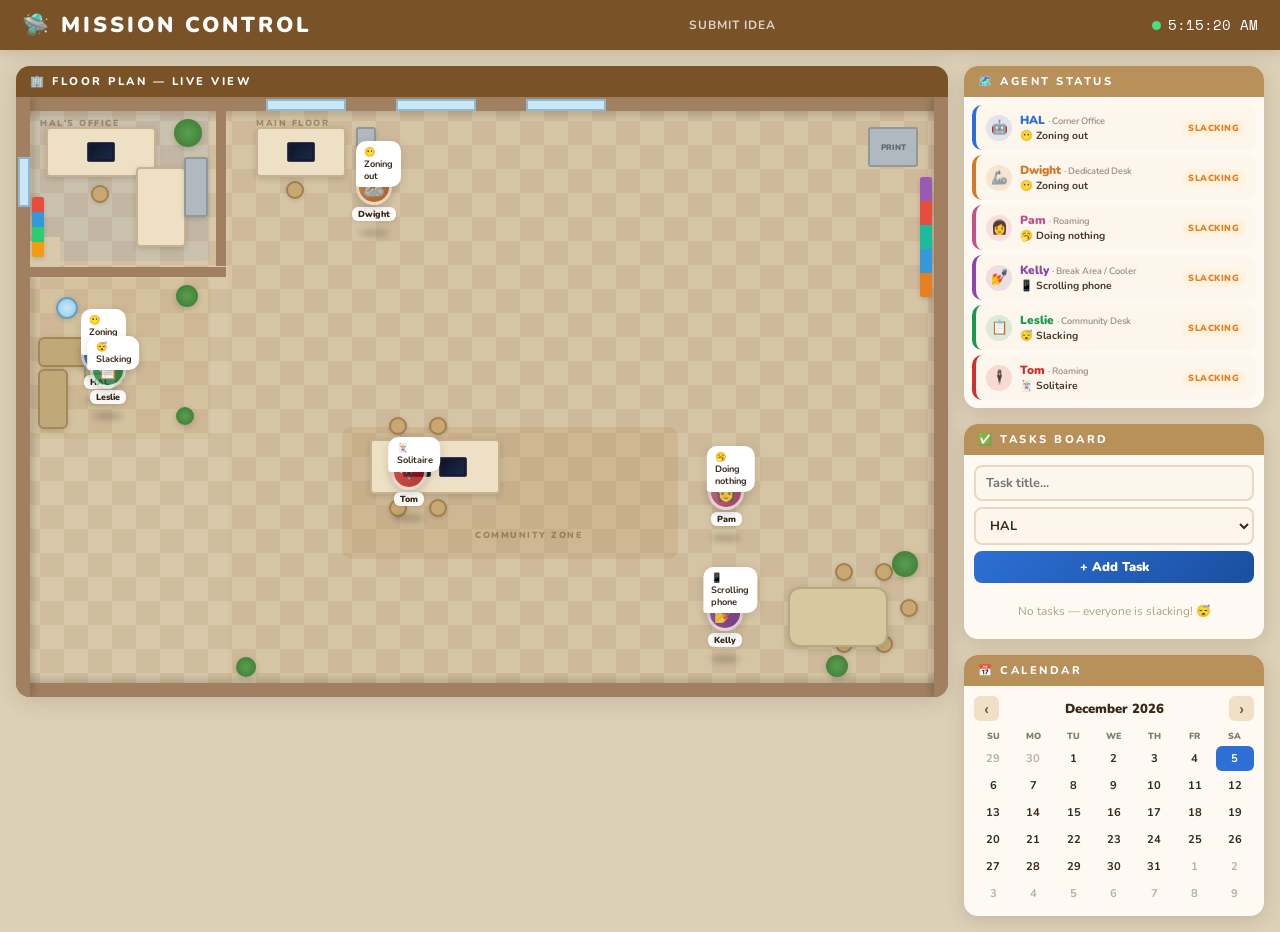
<file: index.html>
<!DOCTYPE html>
<html lang="en">
<head>
  <meta charset="UTF-8">
  <meta name="viewport" content="width=device-width, initial-scale=1.0">
  <title>Mission Control</title>
  <link href="https://fonts.googleapis.com/css2?family=Nunito:wght@400;600;700;800;900&family=Space+Mono:wght@400;700&display=swap" rel="stylesheet">
  <style>
    :root {
      --wood-dark: #7a5228;
      --wood:      #b8905a;
      --wall:      #f2ebe0;
      --wall2:     #e4d8c4;
      --floor:     #d9c9aa;
      --floor2:    #c8b494;
      --carpet:    #b8a882;
      --desk:      #ede0c4;
      --desk-s:    #c8b090;
      --shadow:    rgba(60,40,10,.14);
      --card:      rgba(255,252,246,.96);
      --hal:    #2d6fd4;
      --dwight: #d4782a;
      --pam:    #c4508a;
      --kelly:  #8e44ad;
      --leslie: #1a9850;
      --tom:    #d42d2d;
    }
    *{margin:0;padding:0;box-sizing:border-box;}
    body{font-family:'Nunito',sans-serif;background:#ddd0b8;min-height:100vh;}

    /* TOP BAR */
    .topbar{
      background:var(--wood-dark);color:#fff;
      display:flex;align-items:center;justify-content:space-between;
      padding:10px 22px;box-shadow:0 3px 12px var(--shadow);
      position:sticky;top:0;z-index:400;
    }
    .topbar h1{font-size:1.35rem;font-weight:900;letter-spacing:3px;text-transform:uppercase;}
    .live-dot{width:9px;height:9px;border-radius:50%;background:#4ade80;display:inline-block;margin-right:7px;animation:lp 1.5s infinite;}
    @keyframes lp{0%,100%{opacity:1;transform:scale(1)}50%{opacity:.5;transform:scale(1.5)}}
    .clock{font-family:'Space Mono',monospace;font-size:.9rem;}
    .topbar-link{color:rgba(255,255,255,.75);text-decoration:none;font-size:.75rem;font-weight:700;letter-spacing:1px;text-transform:uppercase;transition:color .2s;}
    .topbar-link:hover{color:#fff;}

    /* LAYOUT */
    .layout{display:grid;grid-template-columns:1fr 300px;gap:16px;padding:16px;max-width:1600px;margin:0 auto;}
    .left-col,.right-col{display:flex;flex-direction:column;gap:16px;}

    /* PANEL */
    .panel{background:var(--card);border-radius:14px;box-shadow:0 4px 18px var(--shadow);overflow:hidden;}
    .ph{background:var(--wood);color:#fff;font-weight:800;font-size:.7rem;letter-spacing:2.5px;text-transform:uppercase;padding:8px 14px;}

    /* ═══════════════════════════════
       FLOOR PLAN — TRUE TOP-DOWN
    ═══════════════════════════════ */
    .fp-wrap{background:#c4b898;border-radius:14px;overflow:hidden;box-shadow:0 4px 22px var(--shadow);}
    .fp-hdr{background:var(--wood-dark);color:#fff;font-weight:800;font-size:.7rem;letter-spacing:2.5px;text-transform:uppercase;padding:8px 14px;}

    /* The actual floor plan canvas */
    #fp{
      position:relative;
      width:100%;
      height:600px;
      overflow:hidden;
      /* Flat top-down look — no perspective transform */
      background:var(--floor);
    }

    /* Floor tiles */
    #fp::before{
      content:'';position:absolute;inset:0;
      background:
        repeating-conic-gradient(var(--floor) 0% 25%, var(--floor2) 0% 50%) 0 0 / 48px 48px;
      opacity:.55;
    }

    /* Outer walls */
    .wall-n,.wall-s,.wall-e,.wall-w{position:absolute;background:#a08060;z-index:2;}
    .wall-n{top:0;left:0;right:0;height:14px;box-shadow:0 3px 8px rgba(0,0,0,.18);}
    .wall-s{bottom:0;left:0;right:0;height:14px;box-shadow:0 -3px 8px rgba(0,0,0,.18);}
    .wall-w{top:0;left:0;bottom:0;width:14px;box-shadow:3px 0 8px rgba(0,0,0,.18);}
    .wall-e{top:0;right:0;bottom:0;width:14px;box-shadow:-3px 0 8px rgba(0,0,0,.18);}

    /* Inner divider wall (HAL's office) */
    .wall-inner{position:absolute;background:#a08060;z-index:2;}

    /* Room labels */
    .room-label{
      position:absolute;z-index:3;
      font-size:.55rem;font-weight:900;letter-spacing:1.5px;text-transform:uppercase;
      color:rgba(80,55,20,.4);pointer-events:none;
      }

    /* Carpet areas */
    .carpet{position:absolute;border-radius:6px;z-index:1;}

    /* Windows — top-down: just a lighter strip in the wall */
    .window{
      position:absolute;background:#c8e8f8;z-index:3;
      border:2px solid #90b8d0;
    }

    /* Door openings */
    .door{position:absolute;background:var(--floor);z-index:3;}
    .door::after{
      content:'';position:absolute;
      border:2px dashed rgba(120,80,30,.3);border-radius:0 0 100% 0;
    }

    /* ── FURNITURE (top-down silhouettes) ── */
    /* All furniture is flat rectangles/shapes as seen from above */
    .furn{position:absolute;z-index:10;border-radius:3px;}

    /* Desks — top-down rectangle with a monitor dot */
    .desk{
      position:absolute;z-index:10;
      background:var(--desk);
      border-radius:4px;
      border:2px solid var(--desk-s);
      box-shadow:0 2px 6px rgba(0,0,0,.14);
      display:flex;align-items:center;justify-content:center;
    }
    .desk .monitor-dot{
      width:28px;height:20px;
      background:#1a1a2e;border-radius:2px;
      border:1.5px solid #3a3a5e;
      position:relative;overflow:hidden;
      display:flex;align-items:center;justify-content:center;
    }
    .desk .monitor-dot::after{
      content:'';position:absolute;inset:2px;
      background:linear-gradient(135deg,#0a1628,#1a2a4a);
      animation:screenPulse 3s infinite;
    }
    @keyframes screenPulse{0%,100%{opacity:1}50%{opacity:.6}}

    /* Chair dots (top-down circles) */
    .chair{
      position:absolute;z-index:9;
      width:18px;height:18px;border-radius:50%;
      background:#c8a870;border:2px solid #a08050;
      box-shadow:0 1px 4px rgba(0,0,0,.15);
    }

    /* Sofa top-down */
    .sofa{
      position:absolute;z-index:10;
      background:#c0a878;border-radius:6px;
      border:2px solid #a08858;
      box-shadow:0 2px 6px rgba(0,0,0,.12);
    }

    /* Bookshelf top-down */
    .shelf{
      position:absolute;z-index:10;
      background:var(--wood);border-radius:3px;
      box-shadow:0 2px 5px rgba(0,0,0,.15);
      overflow:hidden;display:flex;
    }
    .shelf-spine{flex:1;height:100%;}

    /* Filing cabinet */
    .cabinet{position:absolute;z-index:10;background:#b0b8c0;border-radius:3px;border:2px solid #909898;box-shadow:0 2px 5px rgba(0,0,0,.14);}

    /* Water cooler top-down */
    .wcooler{
      position:absolute;z-index:10;
      width:22px;height:22px;border-radius:50%;
      background:radial-gradient(circle,#c8e8f8,#90c8e8);
      border:2px solid #60a0c0;
      box-shadow:0 1px 5px rgba(0,0,0,.15);
    }

    /* Plant top-down */
    .plant-td{
      position:absolute;z-index:10;
      border-radius:50%;
      background:radial-gradient(circle,#5a9e50,#3a7830);
      box-shadow:0 2px 6px rgba(0,0,0,.18);
    }

    /* Conference table */
    .conf-table{position:absolute;z-index:10;background:#d8c8a0;border-radius:12px;border:2px solid #b8a880;box-shadow:0 2px 8px rgba(0,0,0,.14);}

    /* ── AGENTS ── */
    .agent{
      position:absolute;z-index:50;
      display:flex;flex-direction:column;align-items:center;gap:2px;
      cursor:pointer;
      /* smooth walking */
      transition:left 3s cubic-bezier(.4,0,.2,1), top 3s cubic-bezier(.4,0,.2,1);
    }

    /* The agent circle — top-down view looks like a colored dot with emoji */
    .a-circle{
      width:36px;height:36px;border-radius:50%;
      display:flex;align-items:center;justify-content:center;
      font-size:1.1rem;
      box-shadow:0 3px 10px rgba(0,0,0,.25);
      border:3px solid rgba(255,255,255,.8);
      position:relative;
      transition:box-shadow .3s,transform .3s;
    }

    /* BUSY state — pulsing glow ring */
    .a-circle.busy{
      animation:busyRing 1s ease-in-out infinite;
    }
    @keyframes busyRing{
      0%,100%{box-shadow:0 0 0 0 currentColor,0 3px 10px rgba(0,0,0,.25);}
      50%{box-shadow:0 0 0 7px transparent,0 3px 10px rgba(0,0,0,.25);}
    }

    /* SLACKING — slow dim pulse */
    .a-circle.slacking{
      animation:slackPulse 3s ease-in-out infinite;
      opacity:.75;
    }
    @keyframes slackPulse{0%,100%{opacity:.75}50%{opacity:.45}}

    .a-name{
      background:rgba(255,255,255,.92);border-radius:6px;padding:1px 6px;
      font-size:.55rem;font-weight:900;color:#3a2a1a;
      box-shadow:0 1px 4px var(--shadow);white-space:nowrap;
    }

    /* Busy dots under name */
    .bdots{display:flex;gap:2px;height:8px;align-items:flex-end;}
    .bd{width:4px;height:4px;border-radius:50%;animation:bdb 1s infinite;}
    .bd:nth-child(2){animation-delay:.2s}.bd:nth-child(3){animation-delay:.4s}
    @keyframes bdb{0%,100%{transform:translateY(0);opacity:.3}50%{transform:translateY(-4px);opacity:1}}
    .bdots.hidden{visibility:hidden;}

    /* Z indicator shadow = top-down depth illusion */
    .a-shadow{
      position:absolute;bottom:-6px;left:50%;transform:translateX(-50%);
      width:30px;height:8px;border-radius:50%;
      background:rgba(0,0,0,.18);filter:blur(3px);z-index:-1;
    }

    /* Bubble */
    .bubble{
      position:absolute;z-index:60;pointer-events:none;
      background:#fff;border-radius:10px 10px 10px 3px;
      padding:5px 8px;font-size:.58rem;font-weight:700;color:#3a2a1a;
      box-shadow:0 2px 10px var(--shadow);max-width:120px;line-height:1.3;
      transition:opacity .4s;
      white-space:normal;
    }
    .bubble::after{content:'';position:absolute;bottom:-6px;left:8px;border:5px solid transparent;border-top-color:#fff;}

    /* ═══════════════════════════════
       AGENT KEY
    ═══════════════════════════════ */
    .key-list{padding:8px;display:flex;flex-direction:column;gap:5px;}
    .key-item{
      display:flex;align-items:center;gap:8px;
      background:#fdf6ec;border-radius:10px;padding:7px 10px;
      border-left:4px solid #ddd;cursor:pointer;transition:transform .15s;
    }
    .key-item:hover{transform:translateX(3px);}
    .key-av{width:26px;height:26px;border-radius:50%;display:flex;align-items:center;justify-content:center;font-size:.85rem;flex-shrink:0;}
    .key-info{flex:1;min-width:0;}
    .key-name{font-weight:900;font-size:.74rem;}
    .key-loc{font-size:.6rem;color:#9a8a7a;}
    .key-doing{font-size:.65rem;font-weight:700;color:#4a3a2a;white-space:nowrap;overflow:hidden;text-overflow:ellipsis;max-width:140px;}
    .key-badge{font-size:.56rem;font-weight:900;text-transform:uppercase;letter-spacing:.5px;padding:3px 7px;border-radius:20px;white-space:nowrap;flex-shrink:0;}
    .b-busy   {background:#e8f5e8;color:#1a9850;}
    .b-slack  {background:#fff3e0;color:#e67e22;}
    .b-hal-busy{background:#e8f0ff;color:#2d6fd4;}

    /* ═══════════════════════════════
       TASKS
    ═══════════════════════════════ */
    .task-form{padding:10px;display:flex;flex-direction:column;gap:6px;}
    .task-form input,.task-form select{
      border:2px solid #e8d8c0;border-radius:8px;padding:7px 10px;
      font-family:'Nunito',sans-serif;font-size:.8rem;font-weight:700;
      color:#3a2a1a;background:#fdf6ec;outline:none;transition:border-color .2s;
    }
    .task-form input:focus{border-color:var(--hal);}
    .btn-add{
      background:linear-gradient(135deg,#2d6fd4,#1a4fa0);color:#fff;border:none;
      border-radius:8px;padding:7px;font-family:'Nunito',sans-serif;
      font-weight:900;font-size:.8rem;cursor:pointer;transition:transform .15s,box-shadow .15s;
    }
    .btn-add:hover{transform:translateY(-2px);box-shadow:0 4px 12px rgba(45,111,212,.35);}
    .task-list{padding:0 10px 10px;display:flex;flex-direction:column;gap:5px;max-height:190px;overflow-y:auto;}
    .task-item{
      background:#fdf6ec;border-radius:8px;padding:6px 9px;
      display:flex;align-items:center;gap:6px;
      font-size:.76rem;font-weight:700;color:#3a2a1a;
      border-left:4px solid #aaa;transition:transform .15s;
    }
    .task-item:hover{transform:translateX(2px);}
    .task-item.done{opacity:.5;text-decoration:line-through;}
    .task-item input[type=checkbox]{accent-color:#1a9850;cursor:pointer;}
    .t-badge{margin-left:auto;font-size:.58rem;padding:2px 6px;border-radius:5px;font-weight:800;white-space:nowrap;}
    .btn-del{background:none;border:none;cursor:pointer;color:#c07060;font-size:.72rem;opacity:.4;transition:opacity .2s;}
    .btn-del:hover{opacity:1;}

    /* ═══════════════════════════════
       CALENDAR
    ═══════════════════════════════ */
    .cal-wrap{padding:10px;}
    .cal-nav{display:flex;align-items:center;justify-content:space-between;margin-bottom:7px;}
    .cal-nav span{font-weight:900;font-size:.82rem;color:#3a2a1a;}
    .cal-nav button{background:#f0e0c8;border:none;cursor:pointer;font-weight:900;font-size:.88rem;width:25px;height:25px;border-radius:6px;color:var(--wood-dark);transition:background .15s;}
    .cal-nav button:hover{background:#e0c8a8;}
    .cal-grid{display:grid;grid-template-columns:repeat(7,1fr);gap:2px;text-align:center;}
    .cal-lbl{font-size:.56rem;font-weight:900;color:#8a7a6a;text-transform:uppercase;padding:2px 0;}
    .cal-d{font-size:.7rem;font-weight:700;padding:5px 2px;border-radius:6px;cursor:pointer;color:#3a2a1a;transition:background .15s;position:relative;}
    .cal-d:hover{background:#f0e0c8;}
    .cal-d.today{background:var(--hal);color:#fff;}
    .cal-d.has-task::after{content:'';position:absolute;bottom:2px;left:50%;transform:translateX(-50%);width:3px;height:3px;border-radius:50%;background:#d42d2d;}
    .cal-d.dim{color:#c0b0a0;}
  </style>
</head>
<body>

<div class="topbar">
  <h1>🛸 Mission Control</h1>
  <a href="intake.html" class="topbar-link">Submit Idea</a>
  <div><span class="live-dot"></span><span class="clock" id="clk">--:--:--</span></div>
</div>

<div class="layout">
 <div class="left-col">

  <div class="fp-wrap">
    <div class="fp-hdr">🏢 Floor Plan — Live View</div>
    <div id="fp">

      <!-- OUTER WALLS -->
      <div class="wall-n"></div><div class="wall-s"></div>
      <div class="wall-w"></div><div class="wall-e"></div>

      <!-- HAL'S CORNER OFFICE divider walls -->
      <!-- Vertical wall from top, with a door gap -->
      <div class="wall-inner" style="left:200px;top:14px;width:10px;height:155px;"></div>
      <!-- Horizontal wall -->
      <div class="wall-inner" style="left:14px;top:170px;width:196px;height:10px;"></div>
      <!-- Door gap label -->
      <div class="door" style="left:14px;top:140px;width:30px;height:30px;"></div>

      <!-- Room labels -->
      <div class="room-label" style="left:24px;top:20px;">HAL's Office</div>
      <div class="room-label" style="left:240px;top:20px;">Main Floor</div>
      <div class="room-label" style="left:24px;top:240px;">Break Area</div>
      <div class="room-label" style="left:55%;top:72%;transform:translateX(-50%)">Community Zone</div>

      <!-- CARPETS -->
      <!-- HAL office carpet -->
      <div class="carpet" style="left:16px;top:16px;width:178px;height:148px;background:rgba(45,111,212,.08);"></div>
      <!-- Main floor carpet -->
      <div class="carpet" style="left:212px;top:16px;right:16px;bottom:16px;background:rgba(185,160,120,.12);border-radius:4px;"></div>
      <!-- Break area carpet -->
      <div class="carpet" style="left:16px;top:182px;width:178px;height:160px;background:rgba(180,140,80,.12);border-radius:4px;"></div>
      <!-- Community rug -->
      <div class="carpet" style="left:35%;top:55%;width:36%;height:22%;background:rgba(160,120,70,.18);border-radius:10px;"></div>

      <!-- WINDOWS (top-down light strips in north wall) -->
      <div class="window" style="left:250px;top:2px;width:80px;height:12px;"></div>
      <div class="window" style="left:380px;top:2px;width:80px;height:12px;"></div>
      <div class="window" style="left:510px;top:2px;width:80px;height:12px;"></div>
      <!-- West wall windows -->
      <div class="window" style="left:2px;top:60px;width:12px;height:50px;"></div>

      <!-- ── HAL'S OFFICE FURNITURE ── -->
      <!-- HAL's L-shaped desk (two pieces) -->
      <div class="desk" style="left:30px;top:30px;width:110px;height:50px;">
        <div class="monitor-dot"></div>
      </div>
      <div class="desk" style="left:120px;top:70px;width:50px;height:80px;"></div>
      <!-- HAL chair -->
      <div class="chair" style="left:75px;top:88px;"></div>
      <!-- HAL bookshelf on wall -->
      <div class="shelf" style="left:16px;top:100px;width:12px;height:60px;flex-direction:column;">
        <div class="shelf-spine" style="background:#e74c3c;"></div>
        <div class="shelf-spine" style="background:#3498db;"></div>
        <div class="shelf-spine" style="background:#2ecc71;"></div>
        <div class="shelf-spine" style="background:#f39c12;"></div>
      </div>
      <!-- HAL plant -->
      <div class="plant-td" style="left:158px;top:22px;width:28px;height:28px;"></div>
      <!-- HAL cabinet -->
      <div class="cabinet" style="left:168px;top:60px;width:24px;height:60px;"></div>

      <!-- ── BREAK AREA ── -->
      <!-- Water cooler -->
      <div class="wcooler" style="left:40px;top:200px;"></div>
      <!-- Sofa -->
      <div class="sofa" style="left:22px;top:240px;width:100px;height:30px;"></div>
      <div class="sofa" style="left:22px;top:272px;width:30px;height:60px;border-radius:6px 6px 6px 6px;"></div>
      <!-- Small coffee table -->
      <div class="furn" style="left:68px;top:255px;width:40px;height:30px;background:#c8b890;border:2px solid #a89870;border-radius:4px;"></div>
      <!-- Break area plant -->
      <div class="plant-td" style="left:160px;top:188px;width:22px;height:22px;"></div>
      <div class="plant-td" style="left:160px;top:310px;width:18px;height:18px;"></div>

      <!-- ── MAIN FLOOR ── -->

      <!-- DWIGHT desk (dedicated, top area) -->
      <div class="desk" style="left:240px;top:30px;width:90px;height:50px;">
        <div class="monitor-dot"></div>
      </div>
      <div class="chair" style="left:270px;top:84px;"></div>
      <!-- Cabinet by Dwight -->
      <div class="cabinet" style="left:340px;top:30px;width:20px;height:50px;"></div>

      <!-- Community desk cluster (center) -->
      <!-- Long shared table -->
      <div class="desk" style="left:38%;top:57%;width:130px;height:55px;">
        <div class="monitor-dot" style="margin-right:8px;"></div>
        <div class="monitor-dot"></div>
      </div>
      <!-- Chairs around community desk -->
      <div class="chair" style="left:40%;top:calc(57% - 22px);"></div>
      <div class="chair" style="left:calc(40% + 40px);top:calc(57% - 22px);"></div>
      <div class="chair" style="left:40%;top:calc(57% + 60px);"></div>
      <div class="chair" style="left:calc(40% + 40px);top:calc(57% + 60px);"></div>

      <!-- Printer / copier -->
      <div class="furn" style="right:30px;top:30px;width:50px;height:40px;background:#b0b8c0;border:2px solid #909898;border-radius:3px;display:flex;align-items:center;justify-content:center;font-size:.5rem;color:#606870;font-weight:900;">PRINT</div>

      <!-- East wall shelving -->
      <div class="shelf" style="right:16px;top:80px;width:12px;height:120px;flex-direction:column;">
        <div class="shelf-spine" style="background:#9b59b6;"></div>
        <div class="shelf-spine" style="background:#e74c3c;"></div>
        <div class="shelf-spine" style="background:#1abc9c;"></div>
        <div class="shelf-spine" style="background:#3498db;"></div>
        <div class="shelf-spine" style="background:#e67e22;"></div>
      </div>

      <!-- Plants on main floor -->
      <div class="plant-td" style="right:30px;bottom:120px;width:26px;height:26px;"></div>
      <div class="plant-td" style="left:220px;bottom:20px;width:20px;height:20px;"></div>
      <div class="plant-td" style="right:100px;bottom:20px;width:22px;height:22px;"></div>

      <!-- Conference / meeting area bottom right -->
      <div class="conf-table" style="right:60px;bottom:50px;width:100px;height:60px;"></div>
      <div class="chair" style="right:95px;bottom:116px;"></div>
      <div class="chair" style="right:55px;bottom:116px;"></div>
      <div class="chair" style="right:135px;bottom:80px;"></div>
      <div class="chair" style="right:30px;bottom:80px;"></div>
      <div class="chair" style="right:95px;bottom:44px;"></div>
      <div class="chair" style="right:55px;bottom:44px;"></div>

      <!-- ── AGENTS (JS-controlled) ── -->
      <div id="agents"></div>

    </div><!-- /#fp -->
  </div>

 </div><!-- /left-col -->

 <div class="right-col">

  <!-- AGENT KEY -->
  <div class="panel">
    <div class="ph">🗺️ Agent Status</div>
    <div class="key-list" id="agentKey"></div>
  </div>

  <!-- TASKS -->
  <div class="panel">
    <div class="ph">✅ Tasks Board</div>
    <div class="task-form">
      <input type="text" id="taskInput" placeholder="Task title..."/>
      <select id="taskAssignee">
        <option>HAL</option><option>Dwight</option><option>Pam</option>
        <option>Kelly</option><option>Leslie</option><option>Tom</option>
      </select>
      <button class="btn-add" onclick="addTask()">+ Add Task</button>
    </div>
    <div class="task-list" id="taskList"></div>
  </div>

  <!-- CALENDAR -->
  <div class="panel">
    <div class="ph">📅 Calendar</div>
    <div class="cal-wrap">
      <div class="cal-nav">
        <button onclick="changeMonth(-1)">‹</button>
        <span id="calLabel"></span>
        <button onclick="changeMonth(1)">›</button>
      </div>
      <div class="cal-grid" id="calGrid"></div>
    </div>
  </div>

 </div>
</div>

<script>
// ════════════════════════════════════════
//  AGENT CONFIG
// ════════════════════════════════════════
// Positions are % of floor plan width/height (left/top)
const AGENTS = [
  { id:'hal',    name:'HAL',    emoji:'🤖', color:'#2d6fd4', fixed:true,
    homeL:7, homeT:40 },   // sits at his desk
  { id:'dwight', name:'Dwight', emoji:'🦾', color:'#d4782a', fixed:true,
    homeL:36, homeT:12 },  // sits at his desk
  { id:'pam',    name:'Pam',    emoji:'👩', color:'#c4508a', fixed:false,
    homeL:50, homeT:50 },
  { id:'kelly',  name:'Kelly',  emoji:'💅', color:'#8e44ad', fixed:false,
    homeL:30, homeT:62 },
  { id:'leslie', name:'Leslie', emoji:'📋', color:'#1a9850', fixed:false,
    homeL:48, homeT:68 },
  { id:'tom',    name:'Tom',    emoji:'🕴️', color:'#d42d2d', fixed:false,
    homeL:65, homeT:44 },
];

// Roaming waypoints (% left, % top)
const WAYPOINTS = [
  // break area / water cooler
  {l:8, t:37},{l:10,t:42},{l:12,t:48},
  // community desk zone
  {l:40,t:60},{l:46,t:65},{l:52,t:58},{l:55,t:70},
  // main floor open areas
  {l:60,t:35},{l:70,t:50},{l:75,t:65},{l:65,t:75},
  {l:50,t:80},{l:35,t:78},{l:28,t:55},{l:32,t:70},
  // conference area
  {l:75,t:78},{l:80,t:72},{l:72,t:82},
  // near printer
  {l:82,t:18},{l:78,t:25},
  // general wandering
  {l:55,t:45},{l:48,t:30},{l:62,t:28},
];

// Messages
const MSGS = {
  hal:    ['Managing queue 📋','Monitoring agents 👁️','Delegating tasks 📤','Reviewing metrics 📊','System check ✅'],
  dwight: ['Running analysis 📊','Executing tasks ⚙️','Scanning anomalies 🔍','Reporting to HAL 📡','Processing data 🧮'],
  pam:    ['Sorting messages 📬','Filing docs 📂','Scheduling calls 📞','Inbox zero hunt 📧','Making coffee ☕'],
  kelly:  ['Chatting 💬','Checking news 📱','Sharing updates 🗣️','Planning lunch 🥗','Team check-in 😊'],
  leslie: ['Writing report 📝','Building binder 📒','Researching 🔎','Writing proposals ✍️','Cross-referencing 📑'],
  tom:    ['Pitching ideas 💡','Networking 📲','Brainstorming 🎯','Closing deals 💼','Trend spotting 🌐'],
};
const SLACK = ['😴 Slacking','🥱 Doing nothing','📱 Scrolling phone','💭 Daydreaming','🃏 Solitaire','😶 Zoning out'];

// ════════════════════════════════════════
//  STATE
// ════════════════════════════════════════
let agentPos  = {};  // {id: {l, t}}
let agentMsg  = {};  // {id: string}

// ════════════════════════════════════════
//  STORAGE
// ════════════════════════════════════════
function getTasks(){ try{return JSON.parse(localStorage.getItem('mc5')||'[]');}catch(e){return[];} }
function saveTasks(t){ localStorage.setItem('mc5', JSON.stringify(t)); }

// ════════════════════════════════════════
//  BUILD AGENT ELEMENTS
// ════════════════════════════════════════
function buildAgents(){
  const c = document.getElementById('agents');
  c.innerHTML = '';
  AGENTS.forEach(a => {
    agentPos[a.id] = {l: a.homeL, t: a.homeT};
    agentMsg[a.id] = MSGS[a.id][0];

    const el = document.createElement('div');
    el.className = 'agent';
    el.id = 'ag-' + a.id;
    el.style.left   = a.homeL + '%';
    el.style.top    = a.homeT + '%';
    el.onclick = () => pingAgent(a.id);
    el.innerHTML = `
      <div class="bubble" id="bub-${a.id}" style="bottom:44px;left:50%;transform:translateX(-40%)">${agentMsg[a.id]}</div>
      <div class="a-shadow"></div>
      <div class="a-circle" id="circ-${a.id}" style="background:linear-gradient(135deg,${a.color},${darker(a.color)});color:${a.color}">${a.emoji}</div>
      <div class="a-name">${a.name}</div>
      <div class="bdots hidden" id="dots-${a.id}">
        <div class="bd" style="background:${a.color}"></div>
        <div class="bd" style="background:${a.color}"></div>
        <div class="bd" style="background:${a.color}"></div>
      </div>`;
    c.appendChild(el);
  });
}

function darker(hex){
  const r=parseInt(hex.slice(1,3),16),g=parseInt(hex.slice(3,5),16),b=parseInt(hex.slice(5,7),16);
  return `rgb(${Math.max(0,r-55)},${Math.max(0,g-55)},${Math.max(0,b-55)})`;
}

// ════════════════════════════════════════
//  MOVEMENT
// ════════════════════════════════════════
function moveRoamers(){
  AGENTS.filter(a => !a.fixed).forEach(a => {
    const wp = WAYPOINTS[Math.floor(Math.random() * WAYPOINTS.length)];
    const jL = (Math.random()-.5)*6;
    const jT = (Math.random()-.5)*6;
    const el = document.getElementById('ag-' + a.id);
    if(!el) return;
    const newL = Math.min(88, Math.max(2, wp.l + jL));
    const newT = Math.min(88, Math.max(2, wp.t + jT));
    el.style.left = newL + '%';
    el.style.top  = newT + '%';
    agentPos[a.id] = {l: newL, t: newT};
  });
}

// ════════════════════════════════════════
//  BUSY / SLACK STATE UPDATE
// ════════════════════════════════════════
function updateAgentStates(){
  const tasks = getTasks();
  AGENTS.forEach(a => {
    const myTask = tasks.find(t => t.assignee === a.name && !t.done);
    const busy   = !!myTask;
    const circ   = document.getElementById('circ-' + a.id);
    const dots   = document.getElementById('dots-' + a.id);
    const bub    = document.getElementById('bub-'  + a.id);

    // pick message
    const pool = busy ? MSGS[a.id] : SLACK;
    const msg  = busy ? myTask.title : pool[Math.floor(Math.random()*pool.length)];
    agentMsg[a.id] = msg;

    if(circ){
      circ.classList.toggle('busy',    busy);
      circ.classList.toggle('slacking', !busy);
    }
    if(dots) dots.classList.toggle('hidden', !busy);

    if(bub){
      bub.style.opacity = 0;
      setTimeout(()=>{
        bub.textContent = busy ? ('🔨 ' + msg) : msg;
        bub.style.transition = 'opacity .4s';
        bub.style.opacity = 1;
      },300);
    }
  });
  renderKey();
}

// ════════════════════════════════════════
//  PING (click glow)
// ════════════════════════════════════════
function pingAgent(id){
  const a  = AGENTS.find(x=>x.id===id);
  const el = document.getElementById('ag-'+id);
  if(!el||!a) return;
  el.style.filter = `drop-shadow(0 0 14px ${a.color})`;
  setTimeout(()=>el.style.filter='', 1000);
}

// ════════════════════════════════════════
//  AGENT KEY
// ════════════════════════════════════════
const LOC = {
  hal:'Corner Office', dwight:'Dedicated Desk',
  pam:'Roaming', kelly:'Break Area / Cooler',
  leslie:'Community Desk', tom:'Roaming',
};

function renderKey(){
  const tasks = getTasks();
  document.getElementById('agentKey').innerHTML = AGENTS.map(a=>{
    const myTask = tasks.find(t=>t.assignee===a.name&&!t.done);
    const busy   = !!myTask;
    const doing  = busy ? myTask.title : (agentMsg[a.id]||SLACK[0]);
    const bcls   = busy ? (a.id==='hal'?'b-hal-busy':'b-busy') : 'b-slack';
    const btxt   = busy ? (a.id==='hal'?'HAL is busy':'Working') : 'Slacking';
    return `<div class="key-item" style="border-left-color:${a.color}" onclick="pingAgent('${a.id}')">
      <div class="key-av" style="background:${a.color}22">${a.emoji}</div>
      <div class="key-info">
        <div class="key-name" style="color:${a.color}">${a.name} <span style="font-weight:600;color:#9a8a7a;font-size:.58rem">· ${LOC[a.id]}</span></div>
        <div class="key-doing">${busy?'🔨 ':''}${doing}</div>
      </div>
      <span class="key-badge ${bcls}">${btxt}</span>
    </div>`;
  }).join('');
}

// ════════════════════════════════════════
//  TASKS
// ════════════════════════════════════════
const COLORS = {HAL:'#2d6fd4',Dwight:'#d4782a',Pam:'#c4508a',Kelly:'#8e44ad',Leslie:'#1a9850',Tom:'#d42d2d'};

function addTask(){
  const inp = document.getElementById('taskInput');
  const asgn = document.getElementById('taskAssignee').value;
  const title = inp.value.trim();
  if(!title) return;
  const t = getTasks();
  t.unshift({id:Date.now(),title,assignee:asgn,done:false});
  saveTasks(t); inp.value='';
  renderTasks(); updateAgentStates(); renderCal();
}

function toggleTask(id){
  saveTasks(getTasks().map(t=>t.id===id?{...t,done:!t.done}:t));
  renderTasks(); updateAgentStates();
}

function deleteTask(id){
  saveTasks(getTasks().filter(t=>t.id!==id));
  renderTasks(); updateAgentStates(); renderCal();
}

function renderTasks(){
  const tasks = getTasks();
  const list  = document.getElementById('taskList');
  if(!tasks.length){
    list.innerHTML='<div style="text-align:center;color:#b0a080;font-size:.74rem;padding:10px">No tasks — everyone is slacking! 😴</div>';
    return;
  }
  list.innerHTML = tasks.map(t=>`
    <div class="task-item${t.done?' done':''}" style="border-left-color:${COLORS[t.assignee]||'#aaa'}">
      <input type="checkbox" ${t.done?'checked':''} onchange="toggleTask(${t.id})"/>
      <span>${t.title}</span>
      <span class="t-badge" style="background:${COLORS[t.assignee]||'#aaa'}22;color:${COLORS[t.assignee]||'#888'}">${t.assignee}</span>
      <button class="btn-del" onclick="deleteTask(${t.id})">✕</button>
    </div>`).join('');
}

// ════════════════════════════════════════
//  CALENDAR
// ════════════════════════════════════════
let calDate = new Date();
const TODAY = new Date();
function renderCal(){
  const y=calDate.getFullYear(),m=calDate.getMonth();
  document.getElementById('calLabel').textContent=calDate.toLocaleString('default',{month:'long',year:'numeric'});
  const first=new Date(y,m,1).getDay(),days=new Date(y,m+1,0).getDate(),prev=new Date(y,m,0).getDate();
  const tasks=getTasks();
  let h=['Su','Mo','Tu','We','Th','Fr','Sa'].map(l=>`<div class="cal-lbl">${l}</div>`).join('');
  for(let i=first-1;i>=0;i--) h+=`<div class="cal-d dim">${prev-i}</div>`;
  for(let d=1;d<=days;d++){
    const isT=d===TODAY.getDate()&&m===TODAY.getMonth()&&y===TODAY.getFullYear();
    const hasT=tasks.some(t=>{const td=new Date(t.id);return td.getDate()===d&&td.getMonth()===m&&td.getFullYear()===y;});
    h+=`<div class="cal-d${isT?' today':''}${hasT?' has-task':''}">${d}</div>`;
  }
  for(let d=1;d<=42-first-days;d++) h+=`<div class="cal-d dim">${d}</div>`;
  document.getElementById('calGrid').innerHTML=h;
}
function changeMonth(d){calDate.setMonth(calDate.getMonth()+d);renderCal();}

// ════════════════════════════════════════
//  CLOCK + INIT
// ════════════════════════════════════════
setInterval(()=>document.getElementById('clk').textContent=new Date().toLocaleTimeString(),1000);

buildAgents();
renderTasks();
updateAgentStates();
renderCal();

// Roamers walk every 7s
moveRoamers();
setInterval(moveRoamers, 7000);

// State + messages refresh every 5s
setInterval(updateAgentStates, 5000);

document.getElementById('taskInput').addEventListener('keydown',e=>{if(e.key==='Enter')addTask();});
</script>
</body>
</html>
</file>
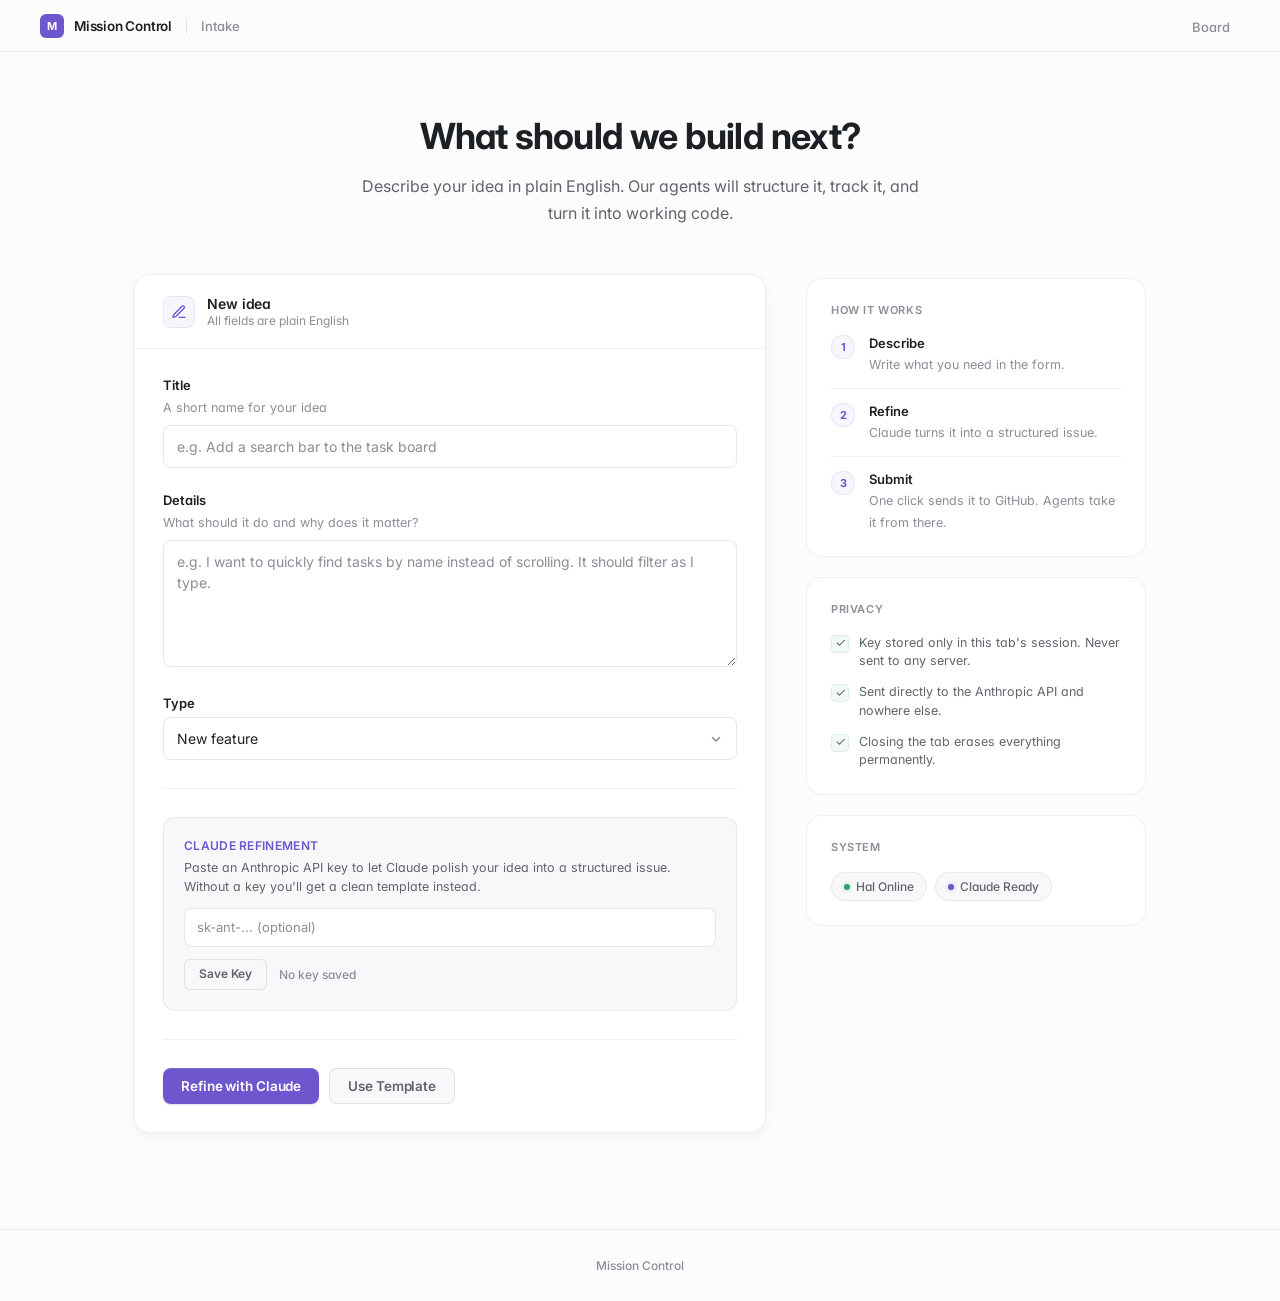
<file: intake.html>
<!DOCTYPE html>
<html lang="en">
<head>
  <meta charset="UTF-8">
  <meta name="viewport" content="width=device-width, initial-scale=1.0">
  <title>Mission Control — Submit an Idea</title>
  <link href="https://fonts.googleapis.com/css2?family=Inter:opsz,wght@14..32,400;14..32,500;14..32,600;14..32,700&display=swap" rel="stylesheet">
  <style>
    :root {
      --accent: #6e56cf;
      --accent-hover: #5b44b2;
      --accent-surface: rgba(110, 86, 207, 0.05);
      --accent-border: rgba(110, 86, 207, 0.12);
      --accent-glow: rgba(110, 86, 207, 0.14);

      --bg: #fcfcfd;
      --bg-subtle: #f8f8fa;
      --surface: #ffffff;
      --elevated: #ffffff;

      --border: rgba(0, 0, 0, 0.06);
      --border-strong: rgba(0, 0, 0, 0.09);
      --border-focus: var(--accent);

      --text-1: #1c2024;
      --text-2: #60646c;
      --text-3: #8b8d98;

      --green: #30a46c;
      --green-surface: rgba(48, 164, 108, 0.06);
      --green-border: rgba(48, 164, 108, 0.14);

      --red: #e5484d;
      --radius-lg: 16px;
      --radius-md: 12px;
      --radius-sm: 8px;

      --shadow-1: 0 1px 2px rgba(0,0,0,0.03), 0 1px 3px rgba(0,0,0,0.04);
      --shadow-2: 0 2px 4px rgba(0,0,0,0.02), 0 4px 16px rgba(0,0,0,0.04);
      --shadow-3: 0 4px 8px rgba(0,0,0,0.02), 0 8px 32px rgba(0,0,0,0.06);
    }

    * { margin: 0; padding: 0; box-sizing: border-box; }

    body {
      font-family: 'Inter', -apple-system, BlinkMacSystemFont, system-ui, sans-serif;
      background: var(--bg);
      color: var(--text-1);
      min-height: 100vh;
      -webkit-font-smoothing: antialiased;
      -moz-osx-font-smoothing: grayscale;
      font-feature-settings: 'cv02', 'cv03', 'cv04', 'cv11';
    }

    /* ── Navigation ── */
    .nav {
      position: sticky;
      top: 0;
      z-index: 100;
      height: 52px;
      padding: 0 24px;
      display: flex;
      align-items: center;
      background: rgba(252, 252, 253, 0.82);
      backdrop-filter: blur(16px) saturate(1.8);
      -webkit-backdrop-filter: blur(16px) saturate(1.8);
      border-bottom: 1px solid var(--border);
    }
    .nav-inner {
      width: 100%;
      max-width: 1200px;
      margin: 0 auto;
      display: flex;
      align-items: center;
    }
    .nav-brand {
      display: flex;
      align-items: center;
      gap: 10px;
      font-weight: 600;
      font-size: 13.5px;
      color: var(--text-1);
      letter-spacing: -0.2px;
    }
    .nav-mark {
      width: 24px;
      height: 24px;
      background: var(--accent);
      border-radius: 6px;
      display: flex;
      align-items: center;
      justify-content: center;
      color: #fff;
      font-size: 11px;
      font-weight: 700;
    }
    .nav-sep {
      width: 1px;
      height: 16px;
      background: var(--border-strong);
      margin: 0 14px;
    }
    .nav-page {
      font-size: 13px;
      color: var(--text-3);
      font-weight: 500;
    }
    .nav-right {
      margin-left: auto;
    }
    .nav-link {
      font-size: 13px;
      font-weight: 500;
      color: var(--text-3);
      text-decoration: none;
      padding: 5px 10px;
      border-radius: var(--radius-sm);
      transition: color 0.15s, background 0.15s;
    }
    .nav-link:hover {
      color: var(--text-1);
      background: rgba(0,0,0,0.03);
    }

    /* ── Hero ── */
    .hero {
      padding: 64px 24px 48px;
      text-align: center;
    }
    .hero-inner {
      max-width: 560px;
      margin: 0 auto;
    }
    .hero h1 {
      font-size: 36px;
      font-weight: 700;
      letter-spacing: -0.8px;
      line-height: 1.15;
      color: var(--text-1);
      margin-bottom: 16px;
    }
    .hero p {
      font-size: 16px;
      line-height: 1.65;
      color: var(--text-2);
      font-weight: 400;
    }

    /* ── Main layout ── */
    .layout {
      max-width: 1060px;
      margin: 0 auto;
      padding: 0 24px 96px;
      display: grid;
      grid-template-columns: 1fr 340px;
      gap: 40px;
      align-items: start;
    }

    /* ── Card ── */
    .card {
      background: var(--surface);
      border: 1px solid var(--border);
      border-radius: var(--radius-lg);
      box-shadow: var(--shadow-2);
    }
    .card-head {
      display: flex;
      align-items: center;
      gap: 12px;
      padding: 20px 28px;
      border-bottom: 1px solid var(--border);
    }
    .card-icon {
      width: 32px;
      height: 32px;
      border-radius: var(--radius-sm);
      background: var(--accent-surface);
      border: 1px solid var(--accent-border);
      display: flex;
      align-items: center;
      justify-content: center;
      flex-shrink: 0;
    }
    .card-icon svg { width: 16px; height: 16px; color: var(--accent); }
    .card-head-text {
      display: flex;
      flex-direction: column;
      gap: 1px;
    }
    .card-head-title {
      font-size: 14px;
      font-weight: 600;
      letter-spacing: -0.1px;
      color: var(--text-1);
    }
    .card-head-sub {
      font-size: 12px;
      color: var(--text-3);
    }
    .card-body {
      padding: 28px;
    }

    /* ── Fields ── */
    .field { margin-bottom: 24px; }
    .field:last-child { margin-bottom: 0; }
    .field-label {
      display: block;
      font-size: 13px;
      font-weight: 600;
      color: var(--text-1);
      margin-bottom: 6px;
      letter-spacing: -0.05px;
    }
    .field-hint {
      font-size: 12.5px;
      color: var(--text-3);
      margin-bottom: 8px;
      line-height: 1.45;
    }
    input[type="text"],
    textarea,
    select {
      width: 100%;
      border: 1px solid var(--border-strong);
      border-radius: var(--radius-sm);
      padding: 10px 13px;
      font-family: inherit;
      font-size: 14px;
      color: var(--text-1);
      background: var(--surface);
      transition: border-color 0.15s, box-shadow 0.15s;
      appearance: none;
      line-height: 1.5;
    }
    input[type="text"]:hover,
    textarea:hover,
    select:hover {
      border-color: rgba(0,0,0,0.14);
    }
    input[type="text"]:focus,
    textarea:focus,
    select:focus {
      outline: none;
      border-color: var(--accent);
      box-shadow: 0 0 0 3px var(--accent-glow);
    }
    input::placeholder, textarea::placeholder {
      color: var(--text-3);
      font-weight: 400;
    }
    textarea { resize: vertical; min-height: 110px; }
    select {
      background-image: url("data:image/svg+xml,%3Csvg xmlns='http://www.w3.org/2000/svg' width='16' height='16' fill='%238b8d98' viewBox='0 0 16 16'%3E%3Cpath d='M4.5 6.5l3.5 3.5 3.5-3.5' stroke='%238b8d98' stroke-width='1.5' stroke-linecap='round' stroke-linejoin='round' fill='none'/%3E%3C/svg%3E");
      background-repeat: no-repeat;
      background-position: right 12px center;
      padding-right: 38px;
      cursor: pointer;
    }
    select option { background: var(--surface); }

    /* ── Buttons ── */
    .btn {
      display: inline-flex;
      align-items: center;
      justify-content: center;
      gap: 7px;
      padding: 9px 18px;
      border: none;
      border-radius: var(--radius-sm);
      font-family: inherit;
      font-size: 13.5px;
      font-weight: 600;
      cursor: pointer;
      transition: all 0.15s;
      text-decoration: none;
      line-height: 1.2;
      letter-spacing: -0.1px;
    }
    .btn-primary {
      background: var(--accent);
      color: #fff;
      box-shadow: 0 1px 2px rgba(110, 86, 207, 0.2), inset 0 1px 0 rgba(255,255,255,0.1);
    }
    .btn-primary:hover {
      background: var(--accent-hover);
      box-shadow: 0 2px 8px rgba(110, 86, 207, 0.28), inset 0 1px 0 rgba(255,255,255,0.1);
    }
    .btn-primary:active {
      box-shadow: 0 1px 2px rgba(110, 86, 207, 0.2), inset 0 1px 3px rgba(0,0,0,0.1);
    }
    .btn-soft {
      background: var(--bg-subtle);
      color: var(--text-2);
      border: 1px solid var(--border-strong);
    }
    .btn-soft:hover {
      background: #f0f0f3;
      color: var(--text-1);
    }
    .btn-row {
      display: flex;
      gap: 10px;
    }

    /* ── Divider ── */
    .divider {
      border: none;
      height: 1px;
      background: var(--border);
      margin: 28px 0;
    }

    /* ── API key ── */
    .api-well {
      border-radius: var(--radius-md);
      padding: 20px;
      background: var(--bg-subtle);
      border: 1px solid var(--border);
    }
    .api-well .field-label {
      font-size: 12px;
      font-weight: 600;
      color: var(--accent);
      letter-spacing: 0.3px;
      text-transform: uppercase;
      margin-bottom: 6px;
    }
    .api-well .field-hint {
      color: var(--text-2);
      margin-bottom: 12px;
    }
    .api-well input[type="text"] {
      font-size: 13px;
      padding: 9px 12px;
      margin-bottom: 12px;
      background: var(--surface);
    }
    .key-meta {
      display: flex;
      align-items: center;
      gap: 12px;
    }
    .key-status { font-size: 12px; font-weight: 500; }
    .key-status.saved { color: var(--green); }
    .key-status.none { color: var(--text-3); }
    .btn-xs {
      padding: 7px 14px;
      font-size: 12px;
      border-radius: 6px;
    }

    /* ── Preview / output ── */
    #refined-output { display: none; margin-top: 28px; }
    .preview {
      background: var(--surface);
      border: 1px solid var(--border);
      border-radius: var(--radius-lg);
      box-shadow: var(--shadow-3);
      overflow: hidden;
    }
    .preview-bar {
      display: flex;
      align-items: center;
      gap: 10px;
      padding: 14px 24px;
      border-bottom: 1px solid var(--border);
      background: var(--bg-subtle);
    }
    .preview-dot {
      width: 7px;
      height: 7px;
      border-radius: 50%;
      background: var(--accent);
    }
    .preview-bar-label {
      font-size: 13px;
      font-weight: 600;
      color: var(--text-2);
    }
    .preview-content {
      padding: 24px;
    }
    #refined-text {
      font-size: 13.5px;
      line-height: 1.75;
      white-space: pre-wrap;
      color: var(--text-2);
      font-family: inherit;
    }
    .preview-footer {
      display: flex;
      gap: 10px;
      padding: 16px 24px;
      border-top: 1px solid var(--border);
    }

    /* ── Sidebar ── */
    .sidebar {
      display: flex;
      flex-direction: column;
      gap: 20px;
      padding-top: 4px;
    }
    .side-card {
      border-radius: var(--radius-lg);
      border: 1px solid var(--border);
      padding: 24px;
      background: var(--surface);
    }
    .side-label {
      font-size: 11px;
      font-weight: 600;
      letter-spacing: 0.6px;
      text-transform: uppercase;
      color: var(--text-3);
      margin-bottom: 18px;
    }

    /* Steps */
    .steps { list-style: none; }
    .step {
      display: flex;
      gap: 14px;
      padding: 14px 0;
      border-top: 1px solid var(--border);
    }
    .step:first-child { border-top: none; padding-top: 0; }
    .step:last-child { padding-bottom: 0; }
    .step-n {
      width: 24px;
      height: 24px;
      border-radius: 50%;
      background: var(--accent-surface);
      border: 1px solid var(--accent-border);
      color: var(--accent);
      font-size: 11px;
      font-weight: 700;
      display: flex;
      align-items: center;
      justify-content: center;
      flex-shrink: 0;
    }
    .step-body strong {
      display: block;
      font-size: 13px;
      font-weight: 600;
      color: var(--text-1);
      margin-bottom: 2px;
      letter-spacing: -0.05px;
    }
    .step-body span {
      font-size: 12.5px;
      color: var(--text-3);
      line-height: 1.45;
    }

    /* Trust */
    .trust-list { display: flex; flex-direction: column; gap: 12px; }
    .trust-row {
      display: flex;
      gap: 10px;
      align-items: flex-start;
    }
    .trust-badge {
      width: 18px;
      height: 18px;
      border-radius: 5px;
      background: var(--green-surface);
      border: 1px solid var(--green-border);
      color: var(--green);
      font-size: 9px;
      display: flex;
      align-items: center;
      justify-content: center;
      flex-shrink: 0;
      margin-top: 1px;
    }
    .trust-row span {
      font-size: 12.5px;
      color: var(--text-2);
      line-height: 1.5;
    }

    /* Status */
    .status-pills { display: flex; gap: 8px; flex-wrap: wrap; }
    .status-pill {
      display: flex;
      align-items: center;
      gap: 6px;
      padding: 6px 12px;
      border-radius: 99px;
      font-size: 12px;
      font-weight: 500;
      background: var(--bg-subtle);
      border: 1px solid var(--border);
      color: var(--text-2);
    }
    .pill-dot {
      width: 6px;
      height: 6px;
      border-radius: 50%;
    }
    .pill-dot-green { background: var(--green); box-shadow: 0 0 4px rgba(48, 164, 108, 0.4); }
    .pill-dot-accent { background: var(--accent); box-shadow: 0 0 4px rgba(110, 86, 207, 0.4); }

    /* ── Spinner ── */
    .spinner {
      display: inline-block;
      width: 14px;
      height: 14px;
      border: 2px solid rgba(255,255,255,0.25);
      border-top-color: #fff;
      border-radius: 50%;
      animation: spin 0.6s linear infinite;
    }
    @keyframes spin { to { transform: rotate(360deg); } }

    /* ── Error ── */
    .error-msg {
      color: var(--red);
      font-size: 13px;
      margin-top: 10px;
      font-weight: 500;
      display: none;
    }

    /* ── Footer ── */
    .footer {
      text-align: center;
      padding: 28px 24px;
      border-top: 1px solid var(--border);
      color: var(--text-3);
      font-size: 12px;
      font-weight: 500;
    }

    /* ── Responsive ── */
    @media (max-width: 860px) {
      .layout {
        grid-template-columns: 1fr;
        max-width: 600px;
        gap: 28px;
      }
      .hero { padding: 48px 20px 36px; }
      .hero h1 { font-size: 28px; letter-spacing: -0.6px; }
      .hero p { font-size: 15px; }
      .card-body, .card-head { padding-left: 20px; padding-right: 20px; }
      .nav { padding: 0 16px; }
      .layout { padding: 0 16px 60px; }
    }
  </style>
</head>
<body>

<!-- Nav -->
<nav class="nav">
  <div class="nav-inner">
    <div class="nav-brand">
      <div class="nav-mark">M</div>
      Mission Control
    </div>
    <div class="nav-sep"></div>
    <span class="nav-page">Intake</span>
    <div class="nav-right">
      <a href="index.html" class="nav-link">Board</a>
    </div>
  </div>
</nav>

<!-- Hero -->
<section class="hero">
  <div class="hero-inner">
    <h1>What should we build next?</h1>
    <p>Describe your idea in plain English. Our agents will structure it, track it, and turn it into working code.</p>
  </div>
</section>

<!-- Main layout -->
<div class="layout">

  <!-- Left: Form -->
  <div>
    <div class="card" id="form-card">
      <div class="card-head">
        <div class="card-icon">
          <svg xmlns="http://www.w3.org/2000/svg" viewBox="0 0 24 24" fill="none" stroke="currentColor" stroke-width="2" stroke-linecap="round" stroke-linejoin="round"><path d="M12 20h9"/><path d="M16.5 3.5a2.12 2.12 0 013 3L7 19l-4 1 1-4z"/></svg>
        </div>
        <div class="card-head-text">
          <div class="card-head-title">New idea</div>
          <div class="card-head-sub">All fields are plain English</div>
        </div>
      </div>
      <div class="card-body">
        <div class="field">
          <label class="field-label" for="idea-title">Title</label>
          <p class="field-hint">A short name for your idea</p>
          <input type="text" id="idea-title" placeholder="e.g. Add a search bar to the task board">
        </div>

        <div class="field">
          <label class="field-label" for="idea-detail">Details</label>
          <p class="field-hint">What should it do and why does it matter?</p>
          <textarea id="idea-detail" rows="5" placeholder="e.g. I want to quickly find tasks by name instead of scrolling. It should filter as I type."></textarea>
        </div>

        <div class="field">
          <label class="field-label" for="idea-type">Type</label>
          <select id="idea-type">
            <option value="feature">New feature</option>
            <option value="bug">Bug fix</option>
            <option value="improvement">Improvement</option>
            <option value="other">Something else</option>
          </select>
        </div>

        <hr class="divider">

        <div class="api-well">
          <label class="field-label" for="api-key-input">Claude Refinement</label>
          <p class="field-hint">
            Paste an Anthropic API key to let Claude polish your idea into a structured issue. Without a key you'll get a clean template instead.
          </p>
          <input type="text" id="api-key-input" placeholder="sk-ant-... (optional)">
          <div class="key-meta">
            <button class="btn btn-soft btn-xs" id="save-key-btn" type="button">Save Key</button>
            <span id="api-key-status" class="key-status none">No key saved</span>
          </div>
        </div>

        <hr class="divider">

        <div class="btn-row">
          <button class="btn btn-primary" id="refine-btn" type="button">Refine with Claude</button>
          <button class="btn btn-soft" id="skip-btn" type="button">Use Template</button>
        </div>
        <p id="form-error" class="error-msg"></p>
      </div>
    </div>

    <!-- Output -->
    <div id="refined-output">
      <div class="preview">
        <div class="preview-bar">
          <span class="preview-dot"></span>
          <span class="preview-bar-label" id="output-heading">Refined by Claude</span>
        </div>
        <div class="preview-content">
          <pre id="refined-text"></pre>
        </div>
        <div class="preview-footer">
          <a id="github-link" class="btn btn-primary" target="_blank" rel="noopener">Create GitHub Issue</a>
          <button class="btn btn-soft" id="edit-btn" type="button">Edit</button>
        </div>
      </div>
    </div>
  </div>

  <!-- Right: Sidebar -->
  <div class="sidebar">

    <div class="side-card">
      <div class="side-label">How it works</div>
      <ol class="steps">
        <li class="step">
          <span class="step-n">1</span>
          <div class="step-body">
            <strong>Describe</strong>
            <span>Write what you need in the form.</span>
          </div>
        </li>
        <li class="step">
          <span class="step-n">2</span>
          <div class="step-body">
            <strong>Refine</strong>
            <span>Claude turns it into a structured issue.</span>
          </div>
        </li>
        <li class="step">
          <span class="step-n">3</span>
          <div class="step-body">
            <strong>Submit</strong>
            <span>One click sends it to GitHub. Agents take it from there.</span>
          </div>
        </li>
      </ol>
    </div>

    <div class="side-card">
      <div class="side-label">Privacy</div>
      <div class="trust-list">
        <div class="trust-row">
          <span class="trust-badge">&#10003;</span>
          <span>Key stored only in this tab's session. Never sent to any server.</span>
        </div>
        <div class="trust-row">
          <span class="trust-badge">&#10003;</span>
          <span>Sent directly to the Anthropic API and nowhere else.</span>
        </div>
        <div class="trust-row">
          <span class="trust-badge">&#10003;</span>
          <span>Closing the tab erases everything permanently.</span>
        </div>
      </div>
    </div>

    <div class="side-card">
      <div class="side-label">System</div>
      <div class="status-pills">
        <div class="status-pill"><span class="pill-dot pill-dot-green"></span>Hal Online</div>
        <div class="status-pill"><span class="pill-dot pill-dot-accent"></span>Claude Ready</div>
      </div>
    </div>

  </div>
</div>

<footer class="footer">
  Mission Control
</footer>

<script>
(function () {
  var REPO = 'OliD12345678/Mission-Control';
  var titleEl = document.getElementById('idea-title');
  var detailEl = document.getElementById('idea-detail');
  var typeEl = document.getElementById('idea-type');
  var apiKeyInput = document.getElementById('api-key-input');
  var saveKeyBtn = document.getElementById('save-key-btn');
  var apiKeyStatus = document.getElementById('api-key-status');
  var refineBtn = document.getElementById('refine-btn');
  var skipBtn = document.getElementById('skip-btn');
  var formError = document.getElementById('form-error');
  var outputDiv = document.getElementById('refined-output');
  var outputHeading = document.getElementById('output-heading');
  var refinedText = document.getElementById('refined-text');
  var githubLink = document.getElementById('github-link');
  var editBtn = document.getElementById('edit-btn');

  function updateKeyStatus() {
    var key = sessionStorage.getItem('anthropic_key');
    if (key) {
      apiKeyStatus.textContent = 'Key saved for this session';
      apiKeyStatus.className = 'key-status saved';
      refineBtn.textContent = 'Refine with Claude';
      refineBtn.disabled = false;
    } else {
      apiKeyStatus.textContent = 'No key saved';
      apiKeyStatus.className = 'key-status none';
    }
  }

  saveKeyBtn.addEventListener('click', function () {
    var key = apiKeyInput.value.trim();
    if (key) {
      sessionStorage.setItem('anthropic_key', key);
      apiKeyInput.value = '';
    } else {
      sessionStorage.removeItem('anthropic_key');
    }
    updateKeyStatus();
  });

  function showError(msg) {
    formError.textContent = msg;
    formError.style.display = 'block';
  }

  function hideError() {
    formError.style.display = 'none';
  }

  function getFormData() {
    var title = titleEl.value.trim();
    var detail = detailEl.value.trim();
    var type = typeEl.value;
    if (!title) {
      showError('Please enter a title for your idea.');
      return null;
    }
    hideError();
    return { title: title, detail: detail, type: type };
  }

  var typeLabels = {
    feature: 'New feature',
    bug: 'Bug fix',
    improvement: 'Improvement',
    other: 'Other'
  };

  function buildTemplate(data) {
    var lines = [];
    lines.push('## What');
    lines.push(data.title);
    lines.push('');
    lines.push('## Type');
    lines.push(typeLabels[data.type] || data.type);
    lines.push('');
    lines.push('## Details');
    lines.push(data.detail || '_No additional details provided._');
    lines.push('');
    lines.push('---');
    lines.push('_Submitted via Mission Control intake form_');
    return lines.join('\n');
  }

  function buildGitHubUrl(title, body) {
    var params = new URLSearchParams();
    params.set('title', title);
    params.set('body', body);
    params.set('labels', 'intake');
    return 'https://github.com/' + REPO + '/issues/new?' + params.toString();
  }

  function showOutput(title, body, heading) {
    outputHeading.textContent = heading;
    refinedText.textContent = body;
    githubLink.href = buildGitHubUrl(title, body);
    outputDiv.style.display = 'block';
    outputDiv.scrollIntoView({ behavior: 'smooth', block: 'start' });
  }

  skipBtn.addEventListener('click', function () {
    var data = getFormData();
    if (!data) return;
    var body = buildTemplate(data);
    showOutput(data.title, body, 'Structured Template');
  });

  refineBtn.addEventListener('click', function () {
    var data = getFormData();
    if (!data) return;

    var apiKey = sessionStorage.getItem('anthropic_key');
    if (!apiKey) {
      showError('Save an API key first, or use "Use Template" instead.');
      return;
    }

    refineBtn.disabled = true;
    refineBtn.innerHTML = '<span class="spinner"></span>Thinking\u2026';
    hideError();

    var prompt = 'You are a helpful assistant that turns informal feature requests into clear GitHub issues.\n\n'
      + 'The user submitted this idea:\n'
      + 'Title: ' + data.title + '\n'
      + 'Type: ' + (typeLabels[data.type] || data.type) + '\n'
      + 'Details: ' + (data.detail || '(none)') + '\n\n'
      + 'Rewrite this as a well-structured GitHub issue body. Use these sections:\n'
      + '## What\nOne clear sentence describing the change.\n\n'
      + '## Why\nWhy this matters or what problem it solves.\n\n'
      + '## Acceptance criteria\nA short bullet list of what "done" looks like.\n\n'
      + 'Keep it concise and friendly. Do not add implementation details or technical specs \u2014 the developer will figure those out.\n'
      + 'Output ONLY the issue body (markdown). No preamble.';

    fetch('https://api.anthropic.com/v1/messages', {
      method: 'POST',
      headers: {
        'x-api-key': apiKey,
        'anthropic-version': '2023-06-01',
        'content-type': 'application/json',
        'anthropic-dangerous-direct-browser-access': 'true'
      },
      body: JSON.stringify({
        model: 'claude-haiku-4-5-20251001',
        max_tokens: 1024,
        messages: [{ role: 'user', content: prompt }]
      })
    })
    .then(function (res) { return res.json(); })
    .then(function (json) {
      refineBtn.disabled = false;
      refineBtn.textContent = 'Refine with Claude';

      if (json.error) {
        showError('Claude error: ' + (json.error.message || 'Unknown error'));
        return;
      }

      var text = json.content && json.content[0] && json.content[0].text;
      if (!text) {
        showError('Unexpected response from Claude. Try again or use the template.');
        return;
      }

      var body = text + '\n\n---\n_Refined by Claude via Mission Control intake form_';
      showOutput(data.title, body, 'Refined by Claude');
    })
    .catch(function (err) {
      refineBtn.disabled = false;
      refineBtn.textContent = 'Refine with Claude';
      showError('Network error: ' + err.message);
    });
  });

  editBtn.addEventListener('click', function () {
    outputDiv.style.display = 'none';
    titleEl.focus();
  });

  updateKeyStatus();
})();
</script>

</body>
</html>
</file>
